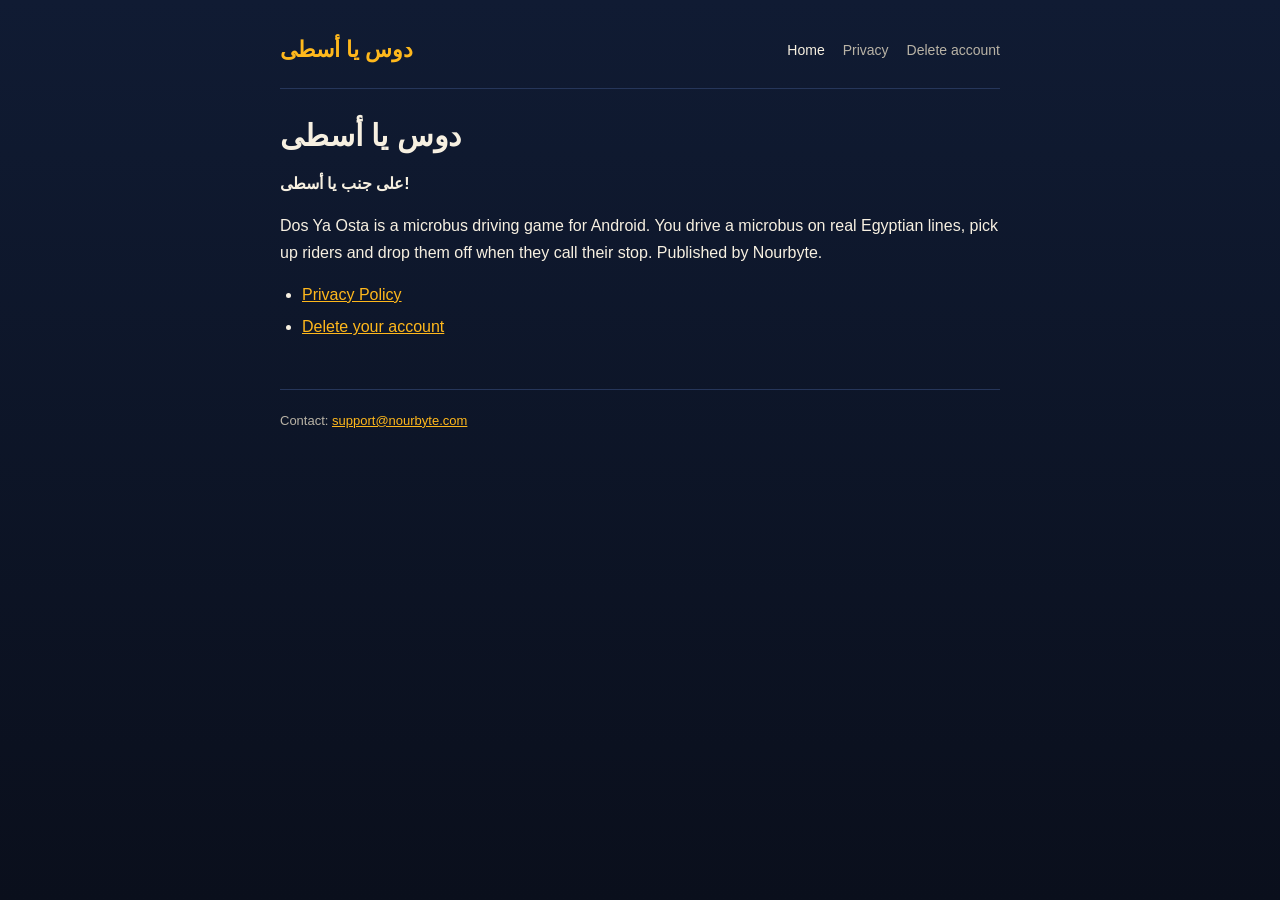
<file: index.html>
<!doctype html>
<html lang="en"><head>
<meta charset="utf-8">
<meta name="viewport" content="width=device-width,initial-scale=1">
<title>دوس يا أسطى — Nourbyte</title>
<meta name="description" content="دوس يا أسطى (Dos Ya Osta), a microbus driving game set on real Cairo lines, by Nourbyte.">
<link rel="stylesheet" href="style.css">
</head><body><div class="wrap">
<header><span class="logo">دوس يا أسطى</span><nav>
<a href="index.html" aria-current="page">Home</a><a href="privacy.html">Privacy</a><a href="delete-account.html">Delete account</a>
</nav></header>
<h1>دوس يا أسطى</h1>
<p><strong>على جنب يا أسطى!</strong></p>
<p>Dos Ya Osta is a microbus driving game for Android. You drive a microbus on real Egyptian lines,
pick up riders and drop them off when they call their stop. Published by Nourbyte.</p>
<ul>
<li><a href="privacy.html">Privacy Policy</a></li>
<li><a href="delete-account.html">Delete your account</a></li>
</ul>
<footer>Contact: <a href="mailto:support@nourbyte.com">support@nourbyte.com</a></footer>
</div></body></html>
</file>
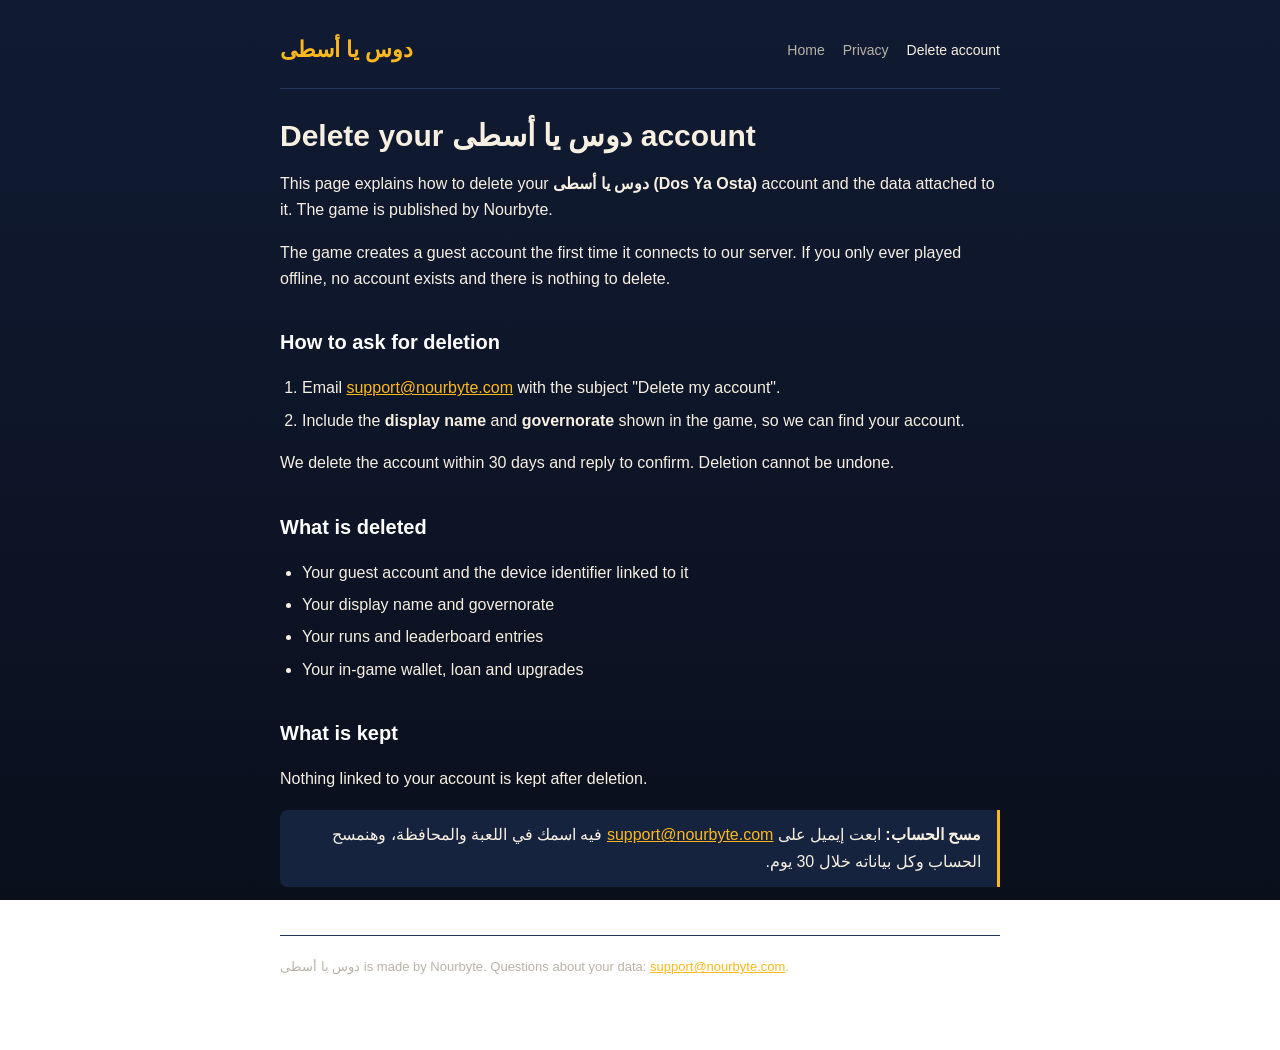
<file: delete-account.html>
<!doctype html>
<html lang="en"><head>
<meta charset="utf-8">
<meta name="viewport" content="width=device-width,initial-scale=1">
<title>Delete your account — دوس يا أسطى</title>
<meta name="description" content="How to delete your دوس يا أسطى (Dos Ya Osta) account, a microbus driving game by Nourbyte.">
<link rel="stylesheet" href="style.css">
</head><body><div class="wrap">
<header><span class="logo">دوس يا أسطى</span><nav>
<a href="index.html">Home</a><a href="privacy.html">Privacy</a><a href="delete-account.html" aria-current="page">Delete account</a>
</nav></header>
<h1>Delete your دوس يا أسطى account</h1>
<p>This page explains how to delete your <strong>دوس يا أسطى (Dos Ya Osta)</strong> account and the data attached to
it. The game is published by Nourbyte.</p>
<p>The game creates a guest account the first time it connects to our server. If you only ever played offline, no
account exists and there is nothing to delete.</p>

<h2>How to ask for deletion</h2>
<ol>
<li>Email <a href="mailto:support@nourbyte.com?subject=Delete%20my%20account">support@nourbyte.com</a> with the
subject "Delete my account".</li>
<li>Include the <strong>display name</strong> and <strong>governorate</strong> shown in the game, so we can find your
account.</li>
</ol>
<p>We delete the account within 30 days and reply to confirm. Deletion cannot be undone.</p>

<h2>What is deleted</h2>
<ul>
<li>Your guest account and the device identifier linked to it</li>
<li>Your display name and governorate</li>
<li>Your runs and leaderboard entries</li>
<li>Your in-game wallet, loan and upgrades</li>
</ul>

<h2>What is kept</h2>
<p>Nothing linked to your account is kept after deletion.</p>

<div class="ar" lang="ar">
<strong>مسح الحساب:</strong> ابعت إيميل على
<a href="mailto:support@nourbyte.com?subject=Delete%20my%20account">support@nourbyte.com</a> فيه اسمك في اللعبة
والمحافظة، وهنمسح الحساب وكل بياناته خلال 30 يوم.
</div>

<footer>دوس يا أسطى is made by Nourbyte. Questions about your data:
<a href="mailto:support@nourbyte.com">support@nourbyte.com</a>.</footer>
</div></body></html>
</file>
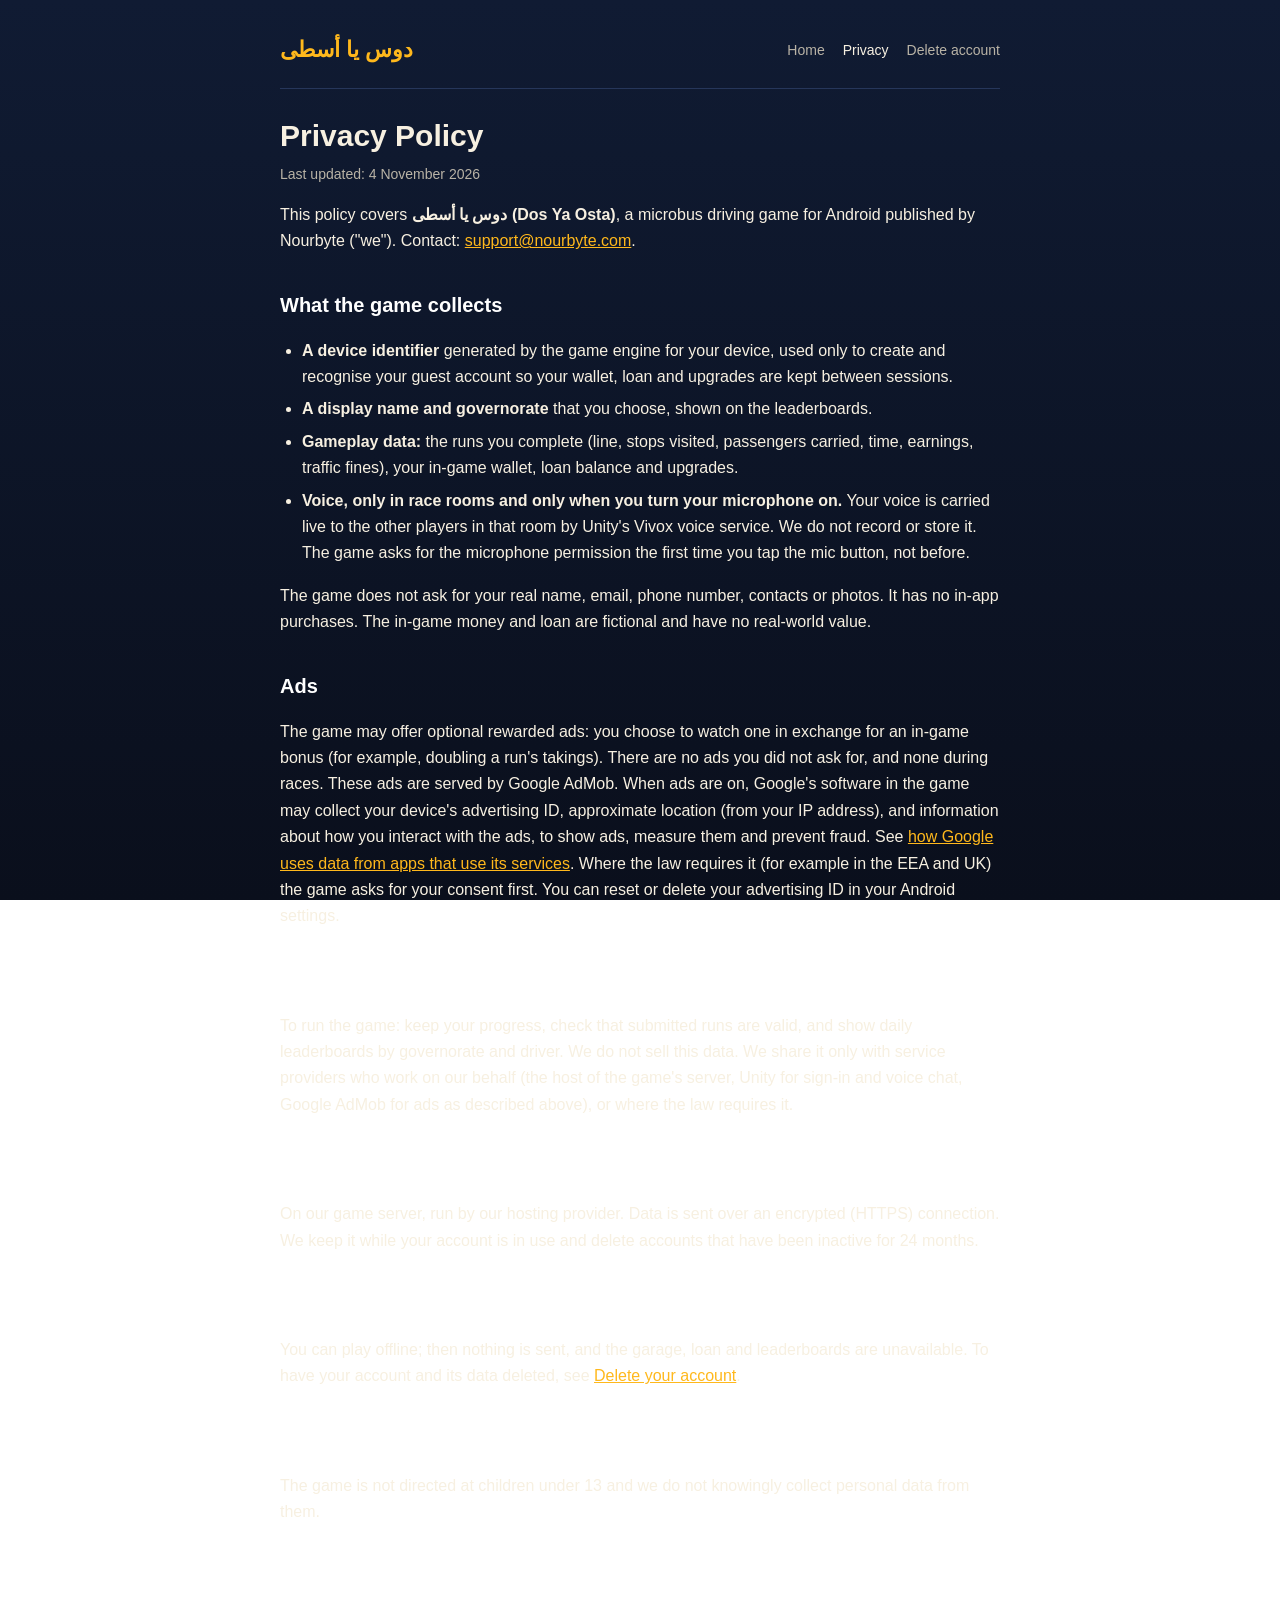
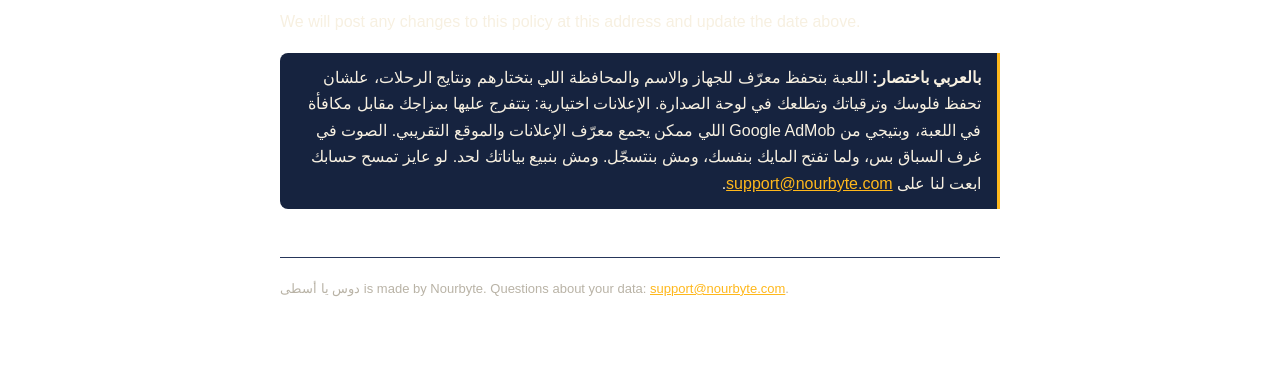
<file: privacy.html>
<!doctype html>
<html lang="en"><head>
<meta charset="utf-8">
<meta name="viewport" content="width=device-width,initial-scale=1">
<title>Privacy Policy — دوس يا أسطى</title>
<meta name="description" content="Privacy policy for دوس يا أسطى (Dos Ya Osta), a microbus driving game by Nourbyte.">
<link rel="stylesheet" href="style.css">
</head><body><div class="wrap">
<header><span class="logo">دوس يا أسطى</span><nav>
<a href="index.html">Home</a><a href="privacy.html" aria-current="page">Privacy</a><a href="delete-account.html">Delete account</a>
</nav></header>
<h1>Privacy Policy</h1>
<p class="updated">Last updated: 4 November 2026</p>
<p>This policy covers <strong>دوس يا أسطى (Dos Ya Osta)</strong>, a microbus driving game for Android published by
Nourbyte ("we"). Contact: <a href="mailto:support@nourbyte.com">support@nourbyte.com</a>.</p>

<h2>What the game collects</h2>
<ul>
<li><strong>A device identifier</strong> generated by the game engine for your device, used only to create and
recognise your guest account so your wallet, loan and upgrades are kept between sessions.</li>
<li><strong>A display name and governorate</strong> that you choose, shown on the leaderboards.</li>
<li><strong>Gameplay data:</strong> the runs you complete (line, stops visited, passengers carried, time, earnings,
traffic fines), your in-game wallet, loan balance and upgrades.</li>
<li><strong>Voice, only in race rooms and only when you turn your microphone on.</strong> Your voice is carried live to
the other players in that room by Unity's Vivox voice service. We do not record or store it. The game asks for the
microphone permission the first time you tap the mic button, not before.</li>
</ul>
<p>The game does not ask for your real name, email, phone number, contacts or photos. It has no in-app purchases.
The in-game money and loan are fictional and have no real-world value.</p>

<h2>Ads</h2>
<p>The game may offer optional rewarded ads: you choose to watch one in exchange for an in-game bonus (for example,
doubling a run's takings). There are no ads you did not ask for, and none during races. These ads are served by
Google AdMob. When ads are on, Google's software in the game may collect your device's advertising ID, approximate
location (from your IP address), and information about how you interact with the ads, to show ads, measure them and
prevent fraud. See <a href="https://policies.google.com/technologies/partner-sites">how Google uses data from apps
that use its services</a>. Where the law requires it (for example in the EEA and UK) the game asks for your consent
first. You can reset or delete your advertising ID in your Android settings.</p>

<h2>How it is used</h2>
<p>To run the game: keep your progress, check that submitted runs are valid, and show daily leaderboards by
governorate and driver. We do not sell this data. We share it only with service providers who work on our behalf
(the host of the game's server, Unity for sign-in and voice chat, Google AdMob for ads as described above), or where
the law requires it.</p>

<h2>Where it is stored and for how long</h2>
<p>On our game server, run by our hosting provider. Data is sent over an encrypted (HTTPS) connection. We keep it while
your account is in use and delete accounts that have been inactive for 24 months.</p>

<h2>Your choices</h2>
<p>You can play offline; then nothing is sent, and the garage, loan and leaderboards are unavailable. To have your
account and its data deleted, see <a href="delete-account.html">Delete your account</a>.</p>

<h2>Children</h2>
<p>The game is not directed at children under 13 and we do not knowingly collect personal data from them.</p>

<h2>Changes</h2>
<p>We will post any changes to this policy at this address and update the date above.</p>

<div class="ar" lang="ar">
<strong>بالعربي باختصار:</strong> اللعبة بتحفظ معرّف للجهاز والاسم والمحافظة اللي بتختارهم ونتايج الرحلات، علشان
تحفظ فلوسك وترقياتك وتطلعك في لوحة الصدارة. الإعلانات اختيارية: بتتفرج عليها بمزاجك مقابل مكافأة في اللعبة،
وبتيجي من Google AdMob اللي ممكن يجمع معرّف الإعلانات والموقع التقريبي. الصوت في غرف السباق بس، ولما تفتح المايك
بنفسك، ومش بنتسجّل. ومش بنبيع بياناتك لحد. لو عايز تمسح حسابك ابعت لنا على
<a href="mailto:support@nourbyte.com">support@nourbyte.com</a>.
</div>

<footer>دوس يا أسطى is made by Nourbyte. Questions about your data:
<a href="mailto:support@nourbyte.com">support@nourbyte.com</a>.</footer>
</div></body></html>
</file>
<file: style.css>
:root{--bg:#101B33;--bg2:#0A0F1C;--fg:#F7F0E1;--muted:#b9b3a6;--accent:#FFB81C;
--link:#FFB81C;--card:#16233f;--border:#26365a}
*{box-sizing:border-box}
body{margin:0;background:linear-gradient(180deg,var(--bg),var(--bg2)) fixed;
color:var(--fg);font:16px/1.65 -apple-system,BlinkMacSystemFont,"Segoe UI",
Roboto,Helvetica,Arial,"Noto Naskh Arabic",sans-serif;-webkit-text-size-adjust:100%}
.wrap{max-width:760px;margin:0 auto;padding:32px 20px 72px}
header{display:flex;align-items:center;gap:12px;margin-bottom:28px;
padding-bottom:20px;border-bottom:1px solid var(--border)}
.logo{font-weight:900;font-size:22px;color:var(--accent);white-space:nowrap}
nav{margin-left:auto;display:flex;gap:18px;flex-wrap:wrap}
nav a{color:var(--muted);text-decoration:none;font-size:14px}
nav a:hover,nav a[aria-current]{color:var(--fg)}
h1{font-size:30px;line-height:1.25;margin:0 0 8px}
h2{font-size:20px;margin:34px 0 10px;color:#fff}
a{color:var(--link)}
ul,ol{padding-left:22px}li{margin:6px 0}
.ar{direction:rtl;text-align:right;background:var(--card);border-right:3px solid var(--accent);
padding:12px 16px;border-radius:8px 0 0 8px;margin:18px 0}
footer{margin-top:48px;padding-top:20px;border-top:1px solid var(--border);
color:var(--muted);font-size:13px}
.updated{color:var(--muted);font-size:14px;margin:0 0 6px}
@media(max-width:520px){.wrap{padding:22px 16px 56px}h1{font-size:24px}
header{flex-wrap:wrap}nav{margin-left:0;width:100%}}
</file>
